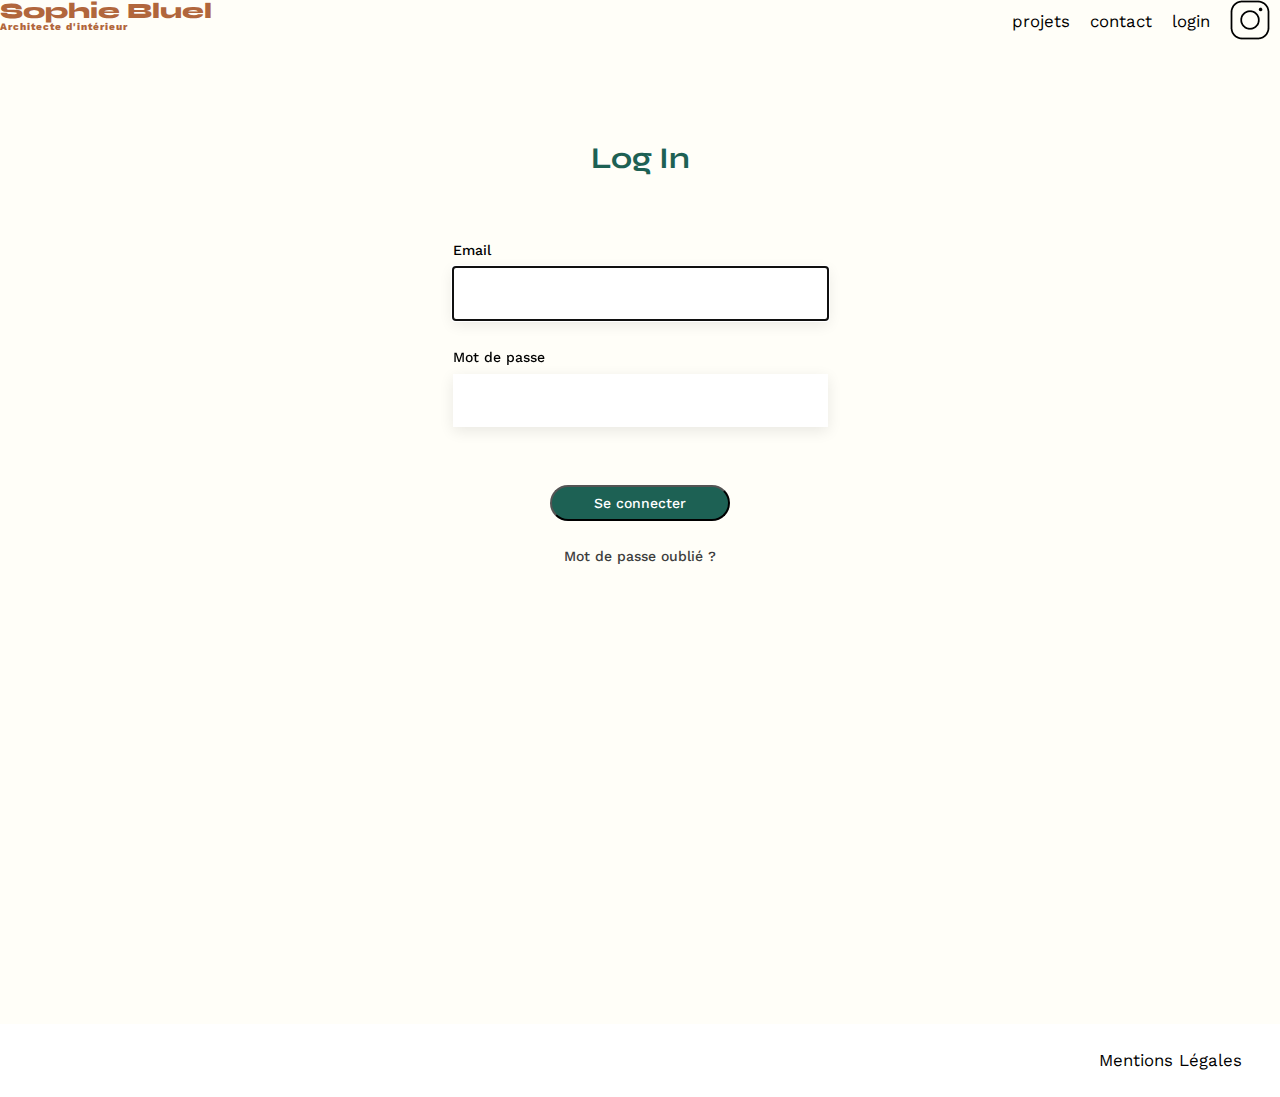
<file: login/login.html>
<!DOCTYPE html>
<html lang="fr">
<head>
	<meta charset="UTF-8">
	<title>Sophie Bluel - Architecte d'intérieur</title>
	<meta name="viewport" content="width=device-width, initial-scale=1.0">
	<link rel="preconnect" href="https://fonts.googleapis.com">
	<link rel="preconnect" href="https://fonts.gstatic.com" crossorigin>
	<link href="https://fonts.googleapis.com/css2?family=Syne:wght@700;800&family=Work+Sans&display=swap" rel="stylesheet">
	<meta name="description" content="">
	<link rel="stylesheet" href="../assets/style.css">
    <script src="./login.js" defer></script>
</head>
<body>
<div class="container">
<header>
	<div class="div-header">
		<h1>Sophie Bluel <span>Architecte d'intérieur</span></h1>
		<nav>
			<ul>
				<li>projets</li>
				<li>contact</li>
				<li><a href="../login/login.html" class="log">login</a></li>
				<li><img src="../assets/icons/instagram.png" alt="Instagram"></li>
			</ul>
		</nav>
	</div>
</header>
<main>
    <section id="login">
        <h2>Log In</h2>
		<p id="error-message"></p>
        <form>
            <label for="email">Email</label>
            <input type="email" name="email" id="email" class="email" autofocus>
            <label for="password">Mot de passe</label>
            <input type="password" name="password" id="password" class="password">
            <input id="submit" type="submit" value="Se connecter">
        </form>
        <a href="#">Mot de passe oublié ?</a>
    </section>
</main>
</div>
<footer>
	<nav>
		<ul>
			<li>Mentions Légales</li>
		</ul>
	</nav>
</footer>
</body>
</html>
</file>
<file: assets/style.css>
/* http://meyerweb.com/eric/tools/css/reset/
   v2.0 | 20110126
   License: none (public domain)
*/

html, body, div, span, applet, object, iframe,
h1, h2, h3, h4, h5, h6, p, blockquote, pre,
a, abbr, acronym, address, big, cite, code,
del, dfn, em, img, ins, kbd, q, s, samp,
small, strike, strong, sub, sup, tt, var,
b, u, i, center,
dl, dt, dd, ol, ul, li,
fieldset, form, label, legend,
table, caption, tbody, tfoot, thead, tr, th, td,
article, aside, canvas, details, embed,
figure, figcaption, footer, header, hgroup,
menu, nav, output, ruby, section, summary,
time, mark, audio, video {
	margin: 0;
	padding: 0;
	border: 0;
	font-size: 100%;
	font: inherit;
	vertical-align: baseline;
}
/* HTML5 display-role reset for older browsers */
article, aside, details, figcaption, figure,
footer, header, hgroup, menu, nav, section {
	display: block;
}
body {
	line-height: 1;
}
ol, ul {
	list-style: none;
}
blockquote, q {
	quotes: none;
}
blockquote:before, blockquote:after,
q:before, q:after {
	content: '';
	content: none;
}
table {
	border-collapse: collapse;
	border-spacing: 0;
}
a{
	text-decoration: none;
	color: inherit;
}
/** end reset css**/
body {
	max-width: 1440px;
	margin:0 auto 0 auto;
	font-family: 'Work Sans' ;
	font-size: 14px;
	
}
.container{
	background-color: #FFFEF8;
	max-width: 1440px;
	min-height: 1024px;
	margin:0 auto 0 auto;
}
header {
	display: flex;
	flex-direction: column;
	margin-bottom: 50px;
}

.div-header{
	display: flex;
	justify-content: space-between;
}

section {
	margin: 100px 0
}

h1{
	display: flex;
	flex-direction: column;
	font-family: 'Syne';
	font-size: 22px;
	font-weight: 800;
	color: #B1663C
}

h1 > span {
	font-family: 'Work Sans';
	font-size:10px;
	letter-spacing: 0.1em;
;
}

h2{
	font-family: 'Syne';
	font-weight: 700;
	font-size: 30px;
	color: #1D6154
}
nav ul {
	display: flex;
	align-items: center;
	list-style-type: none;

}
nav li {
	padding: 0 10px;
	font-size: 1.2em;
}

li:hover {
	color: #B1663C;
}

.headband-edition{
	display: flex;
	background-color: #000000;
	color: #FFFFFF;
	justify-content: center;
	align-items: center;
	margin:auto;
	width:100%;
	height: 59px;
	gap: 10px;
	margin-bottom: 30px;
}

main{
	width: 1000px;
	margin: 0 auto 0 auto;
}

#introduction {
	display: flex;
	align-items: center;
	justify-content: space-between;
}
#introduction figure {
	flex: 1
}
#introduction img {
	display: block;
	margin-right: auto;
	width: 80%;
}

#introduction article {
	width: 404px;
}
#introduction h2 {
	margin-bottom: 1em;
}

#introduction p {
	margin-bottom: 0.5em;
}
#portfolio{
	padding-top: 50px;
}
.title-portfolio {
	text-align: center;
	margin-bottom: 1em;
}

.portfolio-header{
	display: flex;
	justify-content: center;
	gap: 20px;
}

.modify{
	display: flex;
	gap: 8px;
	height: 30px;
	align-items: center;
	color: #000000;
	margin-bottom: 1em;
}

.modify-text{
	font-family: 'Work sans';
	font-size: 14px;
	font-weight: 500;
}

.gallery {
	width: 100%;
	display: grid;
	grid-template-columns: 1fr 1fr 1fr;
	grid-column-gap: 20px;
	grid-row-gap: 20px;
}

.gallery img {
	object-fit: cover;
	width: 305px;
	height: 407px;
}

.figure-gallery figcaption{
	font-family: 'Work sans';
	font-size: 13px;
	font-weight: 400;
}
.filter{
	display: flex;
	justify-content: center;
}

.filter-item{
	border: 1px solid #1D6154;
	border-radius: 20px;
	font-family: 'Syne';
	font-size: 16px;
	font-weight: 700;
	color:#1D6154;
	padding: 10px 20px;
	margin: 30px 10px;
}

.filter-item:hover{
	cursor: pointer;
}

.filter-item.active {
	cursor: pointer;
	background-color: #1D6154;
	color: white;
}

#contact {
	width: 50%;
margin: auto;
}
#contact > * {
	text-align: center;

}
#contact h2{
	margin-bottom: 20px;
}
#contact form {
	text-align: left;
	margin-top:30px;
	display: flex;
	flex-direction: column;
}

#contact input {
	height: 50px;
	font-size: 1.2em;
	border: none;
	box-shadow: 0px 4px 14px rgba(0, 0, 0, 0.09);
}
#contact label {
	margin: 2em 0 1em 0;
}
#contact textarea {
	border: none;
	box-shadow: 0px 4px 14px rgba(0, 0, 0, 0.09);
}

#login{
	width: 50%;
	margin: auto;
	display: flex;
	flex-direction: column;
}

#login h2{
	margin: 50px;
	text-align: center;
}

#login form {
	display: flex;
	flex-direction: column;
	margin: 0 auto 0 auto;
	width: 75%;
}

#login a{
	color: #3D3D3D;
	text-align: center;
	font-family: 'Work sans';
	font-weight: 500;
	font-size: 14px;
}

#login label{
	font-family: 'Work sans';
	font-size: 14px;
	font-weight: 500;
}
.email, .password {
	height: 51px;
	border: none;
	box-shadow: 0px 4px 14px rgba(0, 0, 0, 0.09);
	margin-bottom:30px;
	margin-top: 10px;
}

input[type="submit"]{
	font-family: 'Work sans';
	font-weight: 500;
	font-size: 14px;
	height: 36px;
	color: white;
	background-color: #1D6154;
	margin : 2em auto ;
	width: 180px;
	text-align: center;
	border-radius: 60px ;
}

#error-message{
	text-align: center;
	color : rgba(250, 5, 16);
	margin-bottom: 20px;
	font-family: 'Work Sans' ;
	font-size: 14px;
}

.error{
	background-color: rgba(250, 5, 16, 0.1);
	border-color: 1px solid rgba(250, 5, 16);
}

footer {
	background-color: #ffffff;
}

footer nav ul {
	display: flex;
	justify-content: flex-end;
	margin: 2em;
}

.modal{
	position: fixed;
	display: none;
	align-items: center;
	justify-content: center;
	top:0;
	left:0;
	width:100%;
	height:100%;
	background: rgba(0, 0, 0, 0.7);
	
}

.modal-wrapper{
	display: flex;
	flex-direction: column;
	align-items: center;
	background-color: #ffffff;
	width: 630px;
	border-radius: 15px;
	padding: 20px 15px;
}

.button-modal{
	display: flex;
	width: 90%;
	justify-content: end;
}

.arrow-previous{
	display: none;
	cursor: pointer;
	font-size: 24px;
}

.modal-close{
	display: flex;
	justify-content: center;
	align-items: center;
	appearance: none;
	background-color: #ffffff;
	border: none;
	color:#000000;
	box-sizing: inherit;
	padding-block: 0;
	padding-inline: 0;
	cursor: pointer;
	font-size: 24px;
}

.modal-add{
	display: flex;
	justify-content: center;
	align-items: center;
	width: 237px;
	height: 36px;
	margin:40px 0;
	padding:0;
	border-radius: 60px;
	appearance: none;
	color:#ffffff;
	font-family: "Syne";
	font-weight: 700;
	font-size: 14px;
}

.button-active{
	border: 1px solid #1D6154;
	background-color: #1D6154;
	cursor: pointer;
}

.button-inactive{
	background-color: #A7A7A7;
    border: none;
    cursor: default;
}

#title-modal{
	font-family: "Work Sans";
	font-weight: 400;
	font-size: 26px;
	color : #000000;
	margin-bottom: 50px;
	margin-top: 20px;
}
.gallery-modal {
	width: 425px;
	display: grid;
	grid-template-columns: 1fr 1fr 1fr 1fr 1fr;
	grid-column-gap: 10px;
	grid-row-gap: 15px;
	padding-bottom: 90px;
	border-bottom: 1px solid #B3B3B3;
}

.figure-gallery-modal{
	width:100%;
}

.figure-gallery-modal img {
	width: 76.6px;
	height: 102.5px;
	object-fit: cover;
}

.button-trash{
	display: flex;
	position: relative;
	top:-103px;
	left:58px;
	width:17px;
	height: 17px;
	background-color: #000000;
	color: #ffffff;
	justify-content: center;
	align-items: center;
	border-radius: 2px;
	font-size: 11px;
	border: inherit;
	cursor: pointer;
}

.button-trash i{
	display: flex;
	width: 100%;
	justify-content: center;
	align-items: center;
}

#add-gallery{
	display: none;
	flex-direction: column;
	align-items: center;
	width: 70%;
	height: 347.5px;
	padding-bottom: 90px;
	border-bottom: 1px solid #B3B3B3;
}

.add-image{
	display: flex;
	flex-direction: column;
	align-items: center;
	width: 100%;
	background-color: #E8F1F6;
	border-radius: 3px;
	margin-bottom: 30px;
}

.add-image-picture{
	font-size: 76px;
	color: #CBD6DC;
	margin: 30px 0 10px 0;
}

.button-add-image{
	width: 50%;
	height: 36px;
	background-color: #CBD6DC;
	border-radius: 50px;
	border: none;
	font-family: "Work sans";
	font-weight: 500;
	font-size: 14px;
	color:#306685;
	justify-content: center;
	align-items: center;
	margin-bottom: 10px;
}

.comment-add-image{
	font-family: "Work sans";
	font-weight: 400;
	font-size: 10px;
	color: #444444;
	margin-bottom: 10px;
}

.preview-image{
	display: none;
}
.error-image{
	color:rgba(250, 5, 16, 1);
}

.title-picture{
	width: 100%;
	display: flex;
	flex-direction: column;
}

.title{
	display: flex;
	font-family: "Work sans";
	font-weight: 500;
	font-size: 14px;
	color:#3D3D3D;
}

#add-title{
	display: flex;
	width: 100%;
	height: 51px;
	border: none;
	box-shadow: 0 4px 14px rgba(0, 0, 0, 0.09);
	margin: 10px 0 20px 0;
	font-family: "Work sans";
	font-weight: 500;
	font-size: 14px;
}

.category-picture{
	width: 100%;
	display: flex;
	flex-direction: column;
}

.category{
	display: flex;
	font-family: "Work sans";
	font-weight: 500;
	font-size: 14px;
	color:#3D3D3D;
}

#category{
	display: flex;
	width: 100%;
	height: 51px;
	border: none;
	box-shadow: 0 4px 14px rgba(0, 0, 0, 0.09);
	margin: 10px 0 20px 0;
	font-family: "Work sans";
	font-weight: 500;
	font-size: 14px;
}

.error-sending{
	display:none;
	color: rgba(250, 5, 16, 1);
}
</file>
